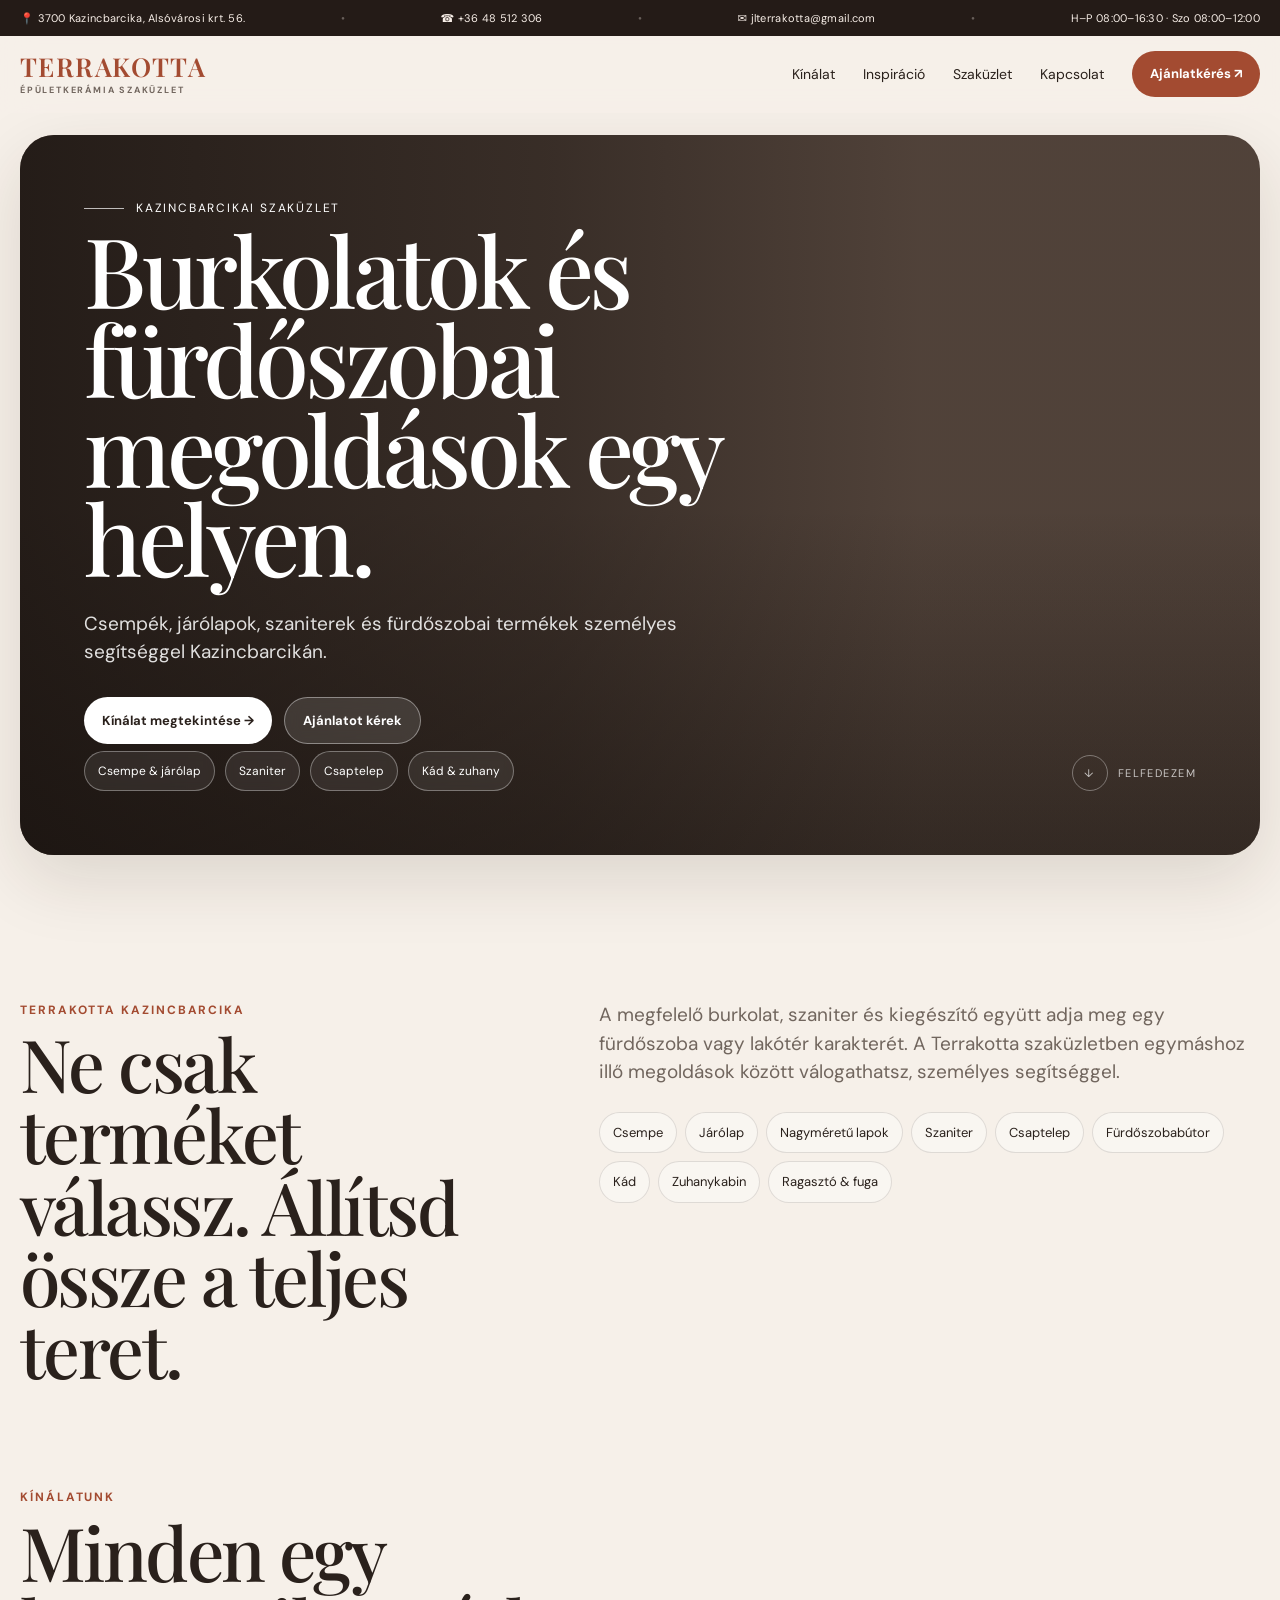
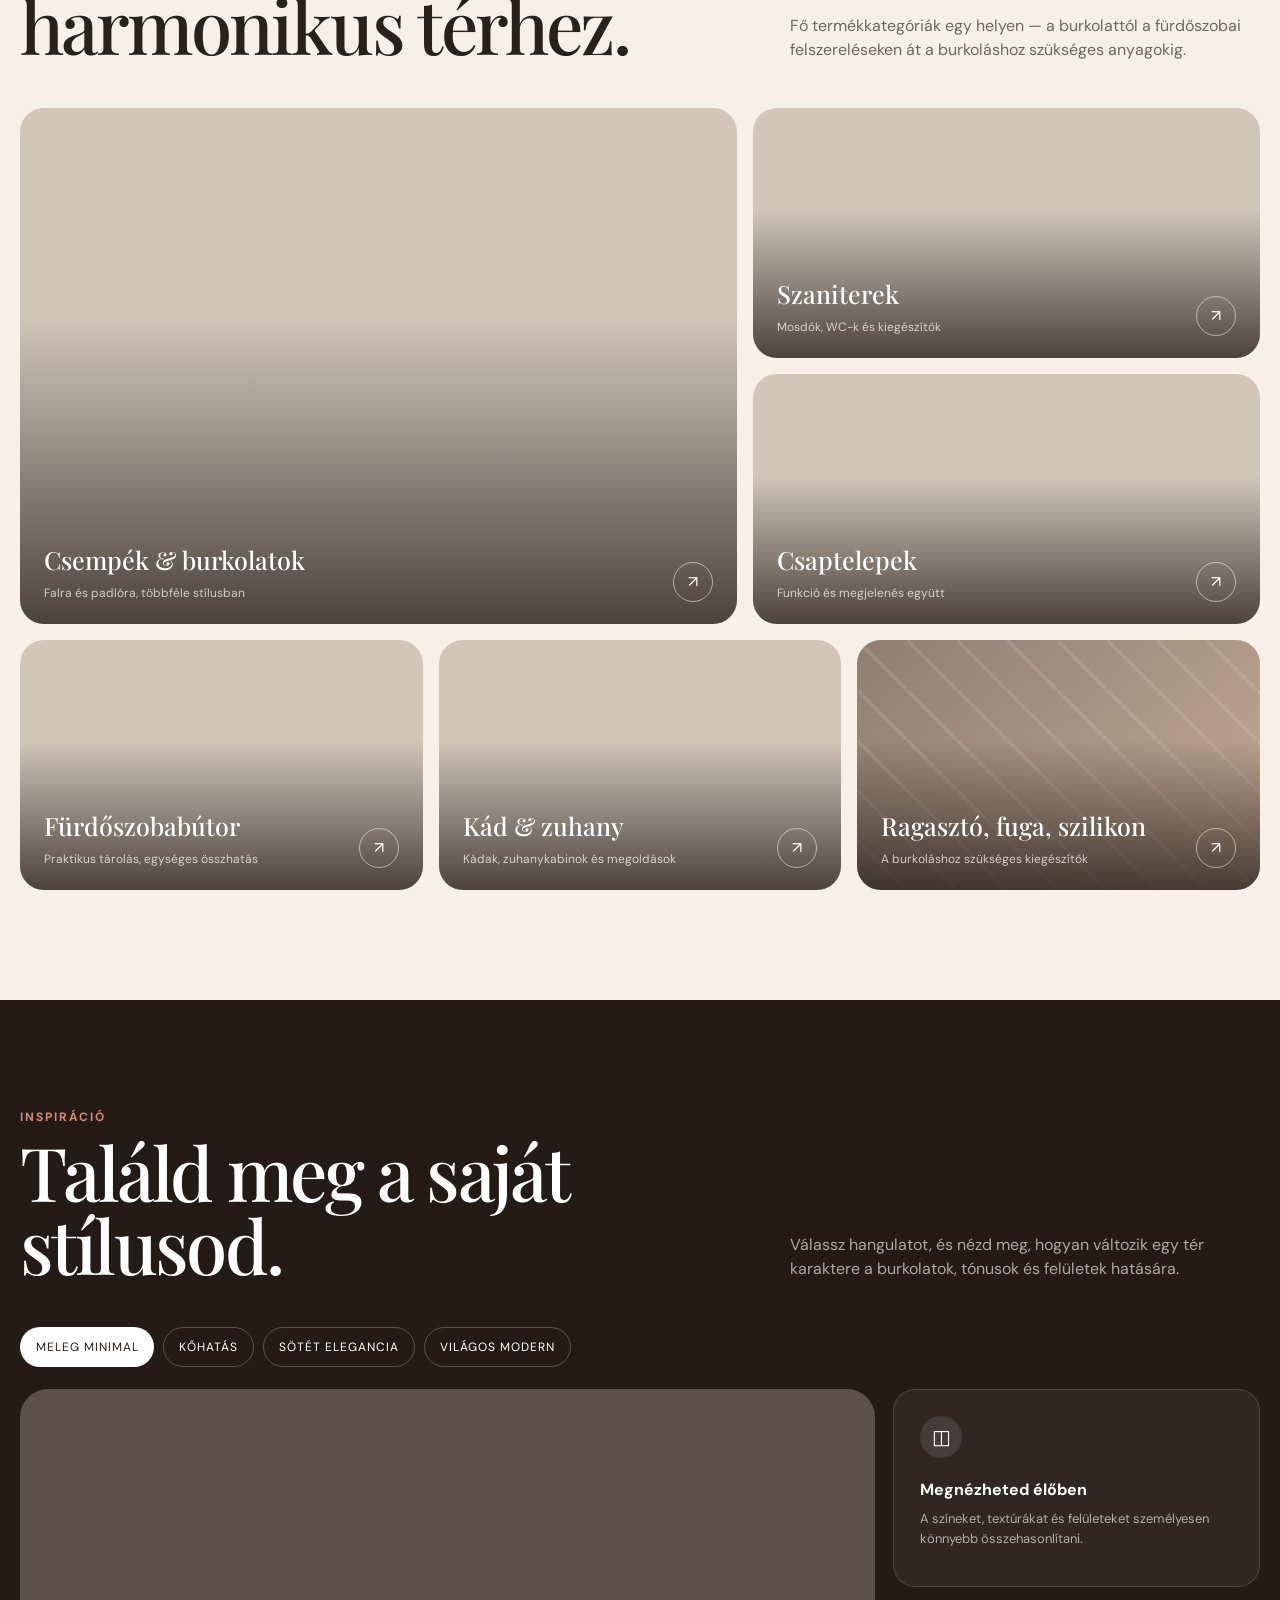
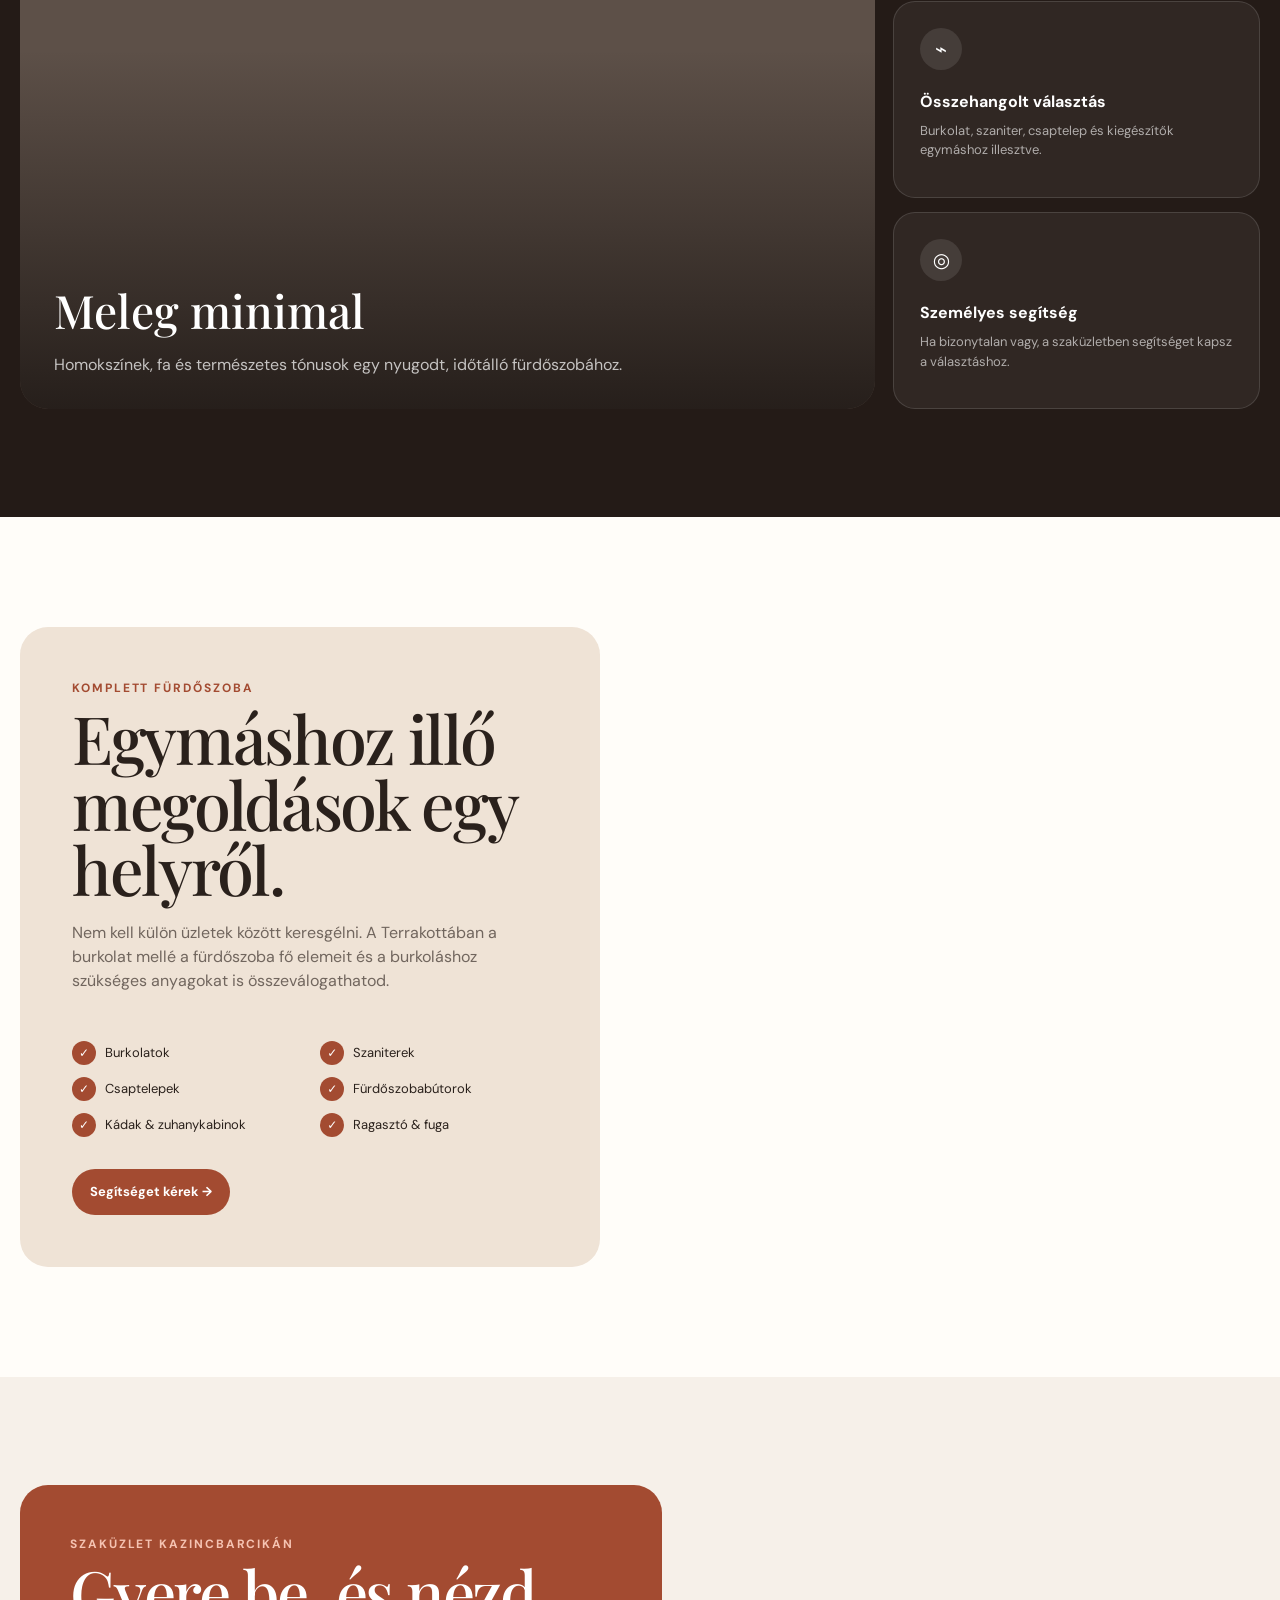
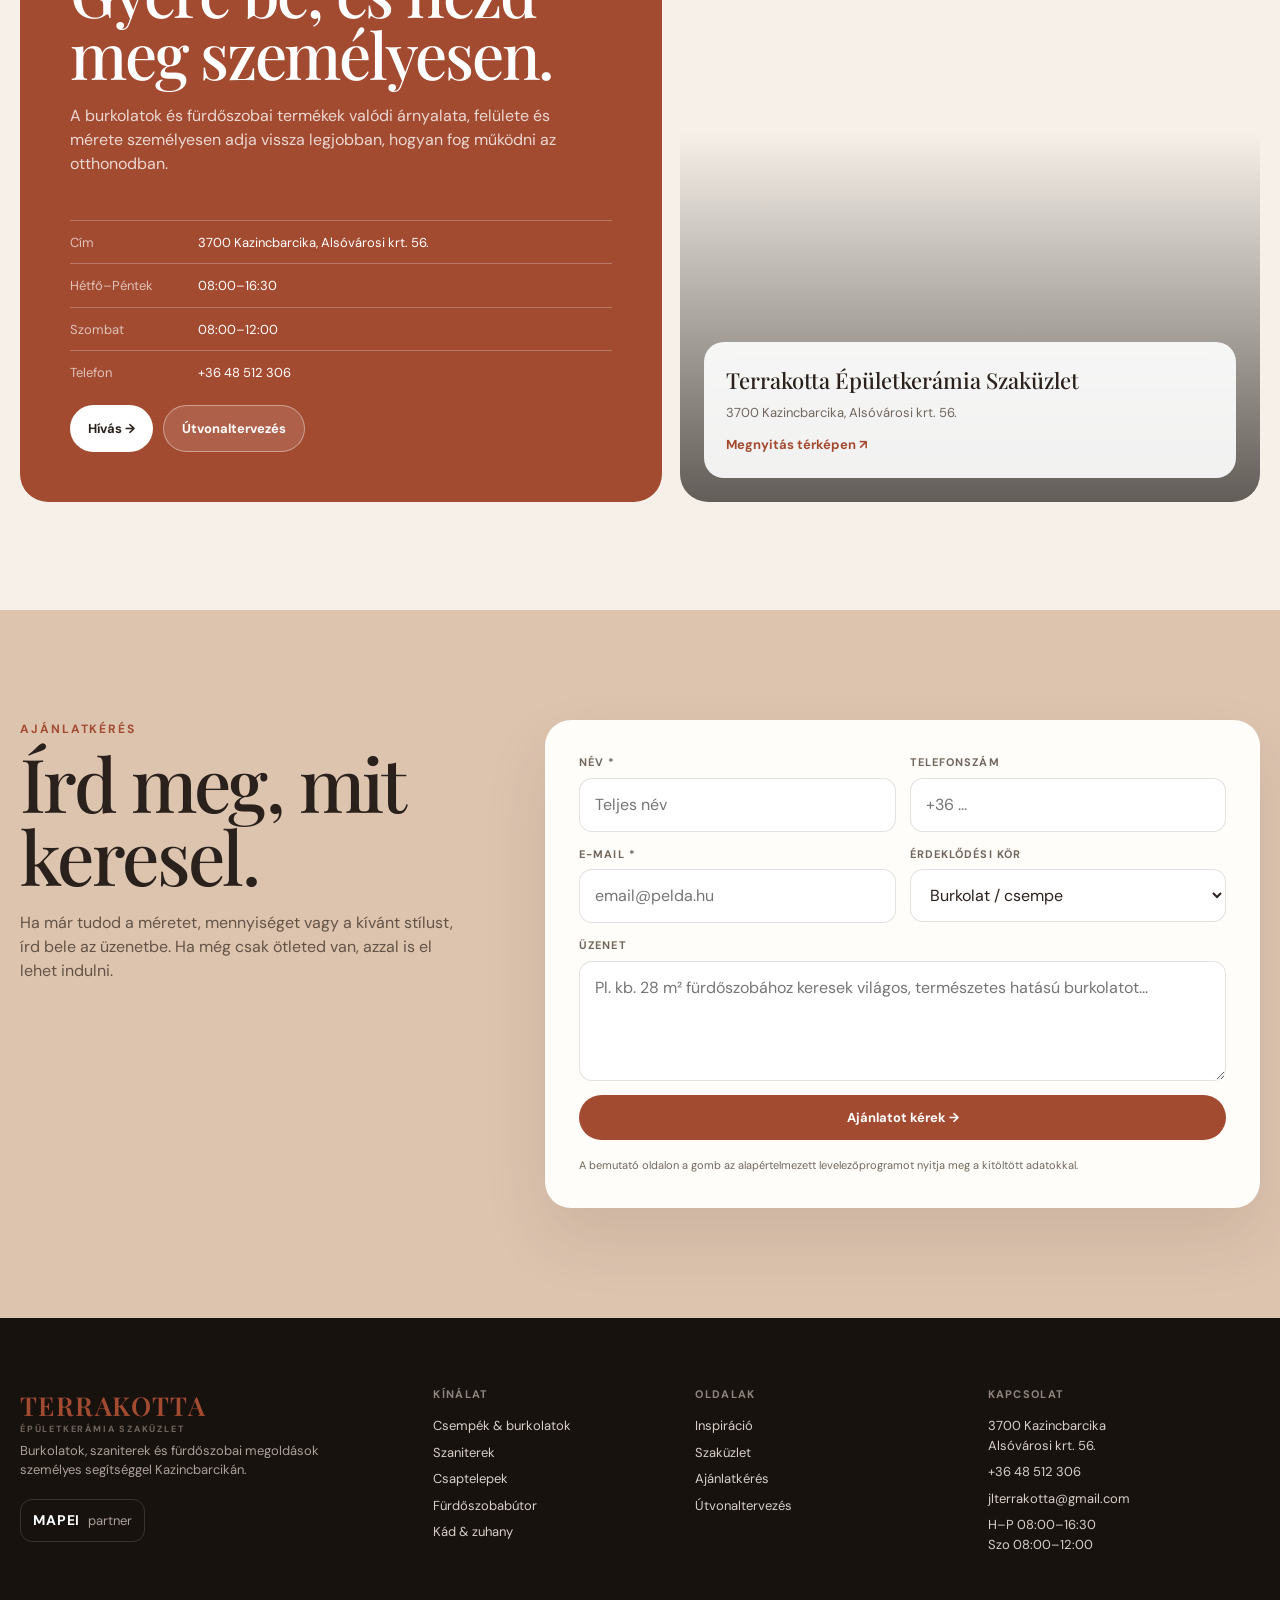
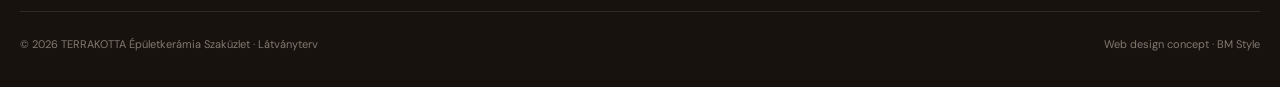
<file: terrakotta-preview/index.html>
<!doctype html>
<html lang="hu">
<head>
  <meta charset="utf-8">
  <meta name="viewport" content="width=device-width, initial-scale=1, viewport-fit=cover">
  <meta name="theme-color" content="#9f492f">
  <title>Terrakotta Épületkerámia Szaküzlet | Kazincbarcika</title>
  <meta name="description" content="Burkolatok, szaniterek és fürdőszobai megoldások személyes segítséggel Kazincbarcikán.">
  <link rel="preconnect" href="https://fonts.googleapis.com">
  <link rel="preconnect" href="https://fonts.gstatic.com" crossorigin>
  <link href="https://fonts.googleapis.com/css2?family=DM+Sans:wght@400;500;600;700&family=Playfair+Display:wght@500;600&display=swap" rel="stylesheet">
  <link rel="stylesheet" href="style.css">
</head>
<body>
  <div class="announcement"><div class="wrap"><span>📍 3700 Kazincbarcika, Alsóvárosi krt. 56.</span><span class="sep">•</span><a href="tel:+3648512306">☎ +36 48 512 306</a><span class="sep hide-mobile">•</span><a class="hide-mobile" href="mailto:jlterrakotta@gmail.com">✉ jlterrakotta@gmail.com</a><span class="sep hide-mobile">•</span><span class="hide-mobile">H–P 08:00–16:30 · Szo 08:00–12:00</span></div></div>
  <header class="header" id="header">
    <nav class="nav wrap" aria-label="Fő navigáció">
      <a href="#top" class="brand" aria-label="Terrakotta kezdőlap"><strong>TERRAKOTTA</strong><span>Épületkerámia Szaküzlet</span></a>
      <button class="menu" id="menu" aria-label="Menü megnyitása" aria-expanded="false"><span></span></button>
      <div class="navlinks" id="navlinks">
        <a href="#kinalat">Kínálat</a><a href="#inspiracio">Inspiráció</a><a href="#szakuzlet">Szaküzlet</a><a href="#kapcsolat">Kapcsolat</a><a class="cta" href="#ajanlat">Ajánlatkérés ↗</a>
      </div>
    </nav>
  </header>
  <main id="top">
    <section class="hero wrap">
      <div class="hero-card"><div class="hero-bg" aria-hidden="true"></div><div class="hero-inner">
        <div class="hero-kicker">Kazincbarcikai szaküzlet</div>
        <div class="hero-copy reveal"><h1>Burkolatok és fürdőszobai megoldások egy helyen.</h1><p>Csempék, járólapok, szaniterek és fürdőszobai termékek személyes segítséggel Kazincbarcikán.</p><div class="hero-actions"><a class="cta light" href="#kinalat">Kínálat megtekintése →</a><a class="cta secondary" href="#ajanlat">Ajánlatot kérek</a></div></div>
        <div class="hero-meta"><div class="meta-pills"><span>Csempe & járólap</span><span>Szaniter</span><span>Csaptelep</span><span>Kád & zuhany</span></div><a class="scroll-cue" href="#bemutatkozas"><i>↓</i> Felfedezem</a></div>
      </div></div>
    </section>
    <section class="intro" id="bemutatkozas"><div class="wrap intro-grid"><div class="reveal"><div class="eyebrow">Terrakotta Kazincbarcika</div><h2>Ne csak terméket válassz. Állítsd össze a teljes teret.</h2></div><div class="intro-copy reveal"><p>A megfelelő burkolat, szaniter és kiegészítő együtt adja meg egy fürdőszoba vagy lakótér karakterét. A Terrakotta szaküzletben egymáshoz illő megoldások között válogathatsz, személyes segítséggel.</p><div class="chips"><span>Csempe</span><span>Járólap</span><span>Nagyméretű lapok</span><span>Szaniter</span><span>Csaptelep</span><span>Fürdőszobabútor</span><span>Kád</span><span>Zuhanykabin</span><span>Ragasztó & fuga</span></div></div></div></section>
    <section class="categories" id="kinalat"><div class="wrap"><div class="section-head reveal"><div><div class="eyebrow">Kínálatunk</div><h2 class="section-title">Minden egy harmonikus térhez.</h2></div><p>Fő termékkategóriák egy helyen — a burkolattól a fürdőszobai felszereléseken át a burkoláshoz szükséges anyagokig.</p></div><div class="cat-grid">
      <a class="cat reveal" href="#ajanlat"><div class="photo p1"></div><div class="cat-content"><div><h3>Csempék & burkolatok</h3><p>Falra és padlóra, többféle stílusban</p></div><span class="arrow">↗</span></div></a>
      <a class="cat reveal" href="#ajanlat"><div class="photo p2"></div><div class="cat-content"><div><h3>Szaniterek</h3><p>Mosdók, WC-k és kiegészítők</p></div><span class="arrow">↗</span></div></a>
      <a class="cat reveal" href="#ajanlat"><div class="photo p3"></div><div class="cat-content"><div><h3>Csaptelepek</h3><p>Funkció és megjelenés együtt</p></div><span class="arrow">↗</span></div></a>
      <a class="cat reveal" href="#ajanlat"><div class="photo p4"></div><div class="cat-content"><div><h3>Fürdőszobabútor</h3><p>Praktikus tárolás, egységes összhatás</p></div><span class="arrow">↗</span></div></a>
      <a class="cat reveal" href="#ajanlat"><div class="photo p5"></div><div class="cat-content"><div><h3>Kád & zuhany</h3><p>Kádak, zuhanykabinok és megoldások</p></div><span class="arrow">↗</span></div></a>
      <a class="cat reveal" href="#ajanlat"><div class="photo p6"></div><div class="cat-content"><div><h3>Ragasztó, fuga, szilikon</h3><p>A burkoláshoz szükséges kiegészítők</p></div><span class="arrow">↗</span></div></a>
    </div></div></section>
    <section class="inspiration" id="inspiracio"><div class="wrap"><div class="section-head reveal"><div><div class="eyebrow">Inspiráció</div><h2 class="section-title">Találd meg a saját stílusod.</h2></div><p>Válassz hangulatot, és nézd meg, hogyan változik egy tér karaktere a burkolatok, tónusok és felületek hatására.</p></div><div class="mood-tabs reveal" role="tablist" aria-label="Inspirációs stílusok"><button class="mood-tab active" data-mood="warm" role="tab">Meleg minimal</button><button class="mood-tab" data-mood="stone" role="tab">Kőhatás</button><button class="mood-tab" data-mood="dark" role="tab">Sötét elegancia</button><button class="mood-tab" data-mood="clean" role="tab">Világos modern</button></div><div class="mood-layout"><div class="mood-stage reveal"><div class="mood-image" id="moodImage"></div><div class="mood-caption"><h3 id="moodTitle">Meleg minimal</h3><p id="moodText">Homokszínek, fa és természetes tónusok egy nyugodt, időtálló fürdőszobához.</p></div></div><div class="benefits reveal"><div class="benefit"><div class="icon">◫</div><b>Megnézheted élőben</b><p>A színeket, textúrákat és felületeket személyesen könnyebb összehasonlítani.</p></div><div class="benefit"><div class="icon">⌁</div><b>Összehangolt választás</b><p>Burkolat, szaniter, csaptelep és kiegészítők egymáshoz illesztve.</p></div><div class="benefit"><div class="icon">◎</div><b>Személyes segítség</b><p>Ha bizonytalan vagy, a szaküzletben segítséget kapsz a választáshoz.</p></div></div></div></div></section>
    <section class="complete"><div class="wrap complete-grid"><div class="complete-copy reveal"><div><div class="eyebrow">Komplett fürdőszoba</div><h2>Egymáshoz illő megoldások egy helyről.</h2><p>Nem kell külön üzletek között keresgélni. A Terrakottában a burkolat mellé a fürdőszoba fő elemeit és a burkoláshoz szükséges anyagokat is összeválogathatod.</p></div><div><div class="checklist"><div class="check">Burkolatok</div><div class="check">Szaniterek</div><div class="check">Csaptelepek</div><div class="check">Fürdőszobabútorok</div><div class="check">Kádak & zuhanykabinok</div><div class="check">Ragasztó & fuga</div></div><a class="cta" href="#ajanlat">Segítséget kérek →</a></div></div><div class="complete-photo reveal" role="img" aria-label="Modern, világos fürdőszoba"></div></div></section>
    <section class="store" id="szakuzlet"><div class="wrap store-grid"><div class="store-card reveal"><div><div class="eyebrow">Szaküzlet Kazincbarcikán</div><h2>Gyere be, és nézd meg személyesen.</h2><p>A burkolatok és fürdőszobai termékek valódi árnyalata, felülete és mérete személyesen adja vissza legjobban, hogyan fog működni az otthonodban.</p></div><div><div class="store-info"><div class="info"><span>Cím</span><span>3700 Kazincbarcika, Alsóvárosi krt. 56.</span></div><div class="info"><span>Hétfő–Péntek</span><span>08:00–16:30</span></div><div class="info"><span>Szombat</span><span>08:00–12:00</span></div><div class="info"><span>Telefon</span><span>+36 48 512 306</span></div></div><div class="store-buttons"><a class="cta light" href="tel:+3648512306">Hívás →</a><a class="cta secondary" target="_blank" rel="noopener" href="https://www.google.com/maps/search/?api=1&query=3700%20Kazincbarcika%2C%20Als%C3%B3v%C3%A1rosi%20krt.%2056.">Útvonaltervezés</a></div></div></div><div class="store-photo reveal"><div class="map-card"><b>Terrakotta Épületkerámia Szaküzlet</b><p>3700 Kazincbarcika, Alsóvárosi krt. 56.</p><a target="_blank" rel="noopener" href="https://www.google.com/maps/search/?api=1&query=3700%20Kazincbarcika%2C%20Als%C3%B3v%C3%A1rosi%20krt.%2056.">Megnyitás térképen ↗</a></div></div></div></section>
    <section class="quote" id="ajanlat"><div class="wrap quote-grid"><div class="quote-copy reveal"><div class="eyebrow">Ajánlatkérés</div><h2>Írd meg, mit keresel.</h2><p>Ha már tudod a méretet, mennyiséget vagy a kívánt stílust, írd bele az üzenetbe. Ha még csak ötleted van, azzal is el lehet indulni.</p></div><form class="form reveal" id="quoteForm"><div class="form-grid"><div class="field"><label for="name">Név *</label><input id="name" name="name" required autocomplete="name" placeholder="Teljes név"></div><div class="field"><label for="phone">Telefonszám</label><input id="phone" name="phone" autocomplete="tel" placeholder="+36 ..."></div><div class="field"><label for="email">E-mail *</label><input id="email" name="email" type="email" required autocomplete="email" placeholder="email@pelda.hu"></div><div class="field"><label for="interest">Érdeklődési kör</label><select id="interest" name="interest"><option>Burkolat / csempe</option><option>Komplett fürdőszoba</option><option>Szaniter / csaptelep</option><option>Kád / zuhanykabin</option><option>Burkolási anyagok</option><option>Egyéb</option></select></div><div class="field full"><label for="message">Üzenet</label><textarea id="message" name="message" placeholder="Pl. kb. 28 m² fürdőszobához keresek világos, természetes hatású burkolatot..."></textarea></div><div class="field full"><button class="cta" type="submit">Ajánlatot kérek →</button><p class="form-note">A bemutató oldalon a gomb az alapértelmezett levelezőprogramot nyitja meg a kitöltött adatokkal.</p><div class="form-status" id="formStatus"></div></div></div></form></div></section>
  </main>
  <footer id="kapcsolat"><div class="wrap"><div class="footer-grid"><div class="footer-brand"><a href="#top" class="brand"><strong>TERRAKOTTA</strong><span>Épületkerámia Szaküzlet</span></a><p>Burkolatok, szaniterek és fürdőszobai megoldások személyes segítséggel Kazincbarcikán.</p><p class="partner-badge"><strong>MAPEI</strong> partner</p></div><div><h4>Kínálat</h4><a href="#kinalat">Csempék & burkolatok</a><a href="#kinalat">Szaniterek</a><a href="#kinalat">Csaptelepek</a><a href="#kinalat">Fürdőszobabútor</a><a href="#kinalat">Kád & zuhany</a></div><div><h4>Oldalak</h4><a href="#inspiracio">Inspiráció</a><a href="#szakuzlet">Szaküzlet</a><a href="#ajanlat">Ajánlatkérés</a><a target="_blank" rel="noopener" href="https://www.google.com/maps/search/?api=1&query=3700%20Kazincbarcika%2C%20Als%C3%B3v%C3%A1rosi%20krt.%2056.">Útvonaltervezés</a></div><div><h4>Kapcsolat</h4><p>3700 Kazincbarcika<br>Alsóvárosi krt. 56.</p><a href="tel:+3648512306">+36 48 512 306</a><a href="mailto:jlterrakotta@gmail.com">jlterrakotta@gmail.com</a><p>H–P 08:00–16:30<br>Szo 08:00–12:00</p></div></div><div class="copyright"><span>© 2026 TERRAKOTTA Épületkerámia Szaküzlet · Látványterv</span><span>Web design concept · BM Style</span></div></div></footer>
  <div class="mobile-cta" aria-label="Gyors műveletek"><a href="tel:+3648512306">☎ Hívás</a><a href="#ajanlat">Ajánlatkérés</a></div>
  <script src="script.js"></script>
</body>
</html>
</file>
<file: terrakotta-preview/style.css>
:root{--bg:#f6f0e9;--paper:#fffdf9;--ink:#2a211c;--muted:#71665e;--terra:#a34b31;--terra-2:#7e3927;--sand:#d8c2ab;--cream:#efe3d6;--line:rgba(42,33,28,.13);--shadow:0 24px 70px rgba(50,31,19,.13);--radius:28px;--max:1240px;} *{box-sizing:border-box} html{scroll-behavior:smooth} body{margin:0;background:var(--bg);color:var(--ink);font-family:"DM Sans",system-ui,sans-serif;line-height:1.5;overflow-x:hidden} body.menu-open{overflow:hidden} a{color:inherit;text-decoration:none} button,input,select,textarea{font:inherit} img{display:block;width:100%;height:100%;object-fit:cover} .wrap{width:min(calc(100% - 40px),var(--max));margin:auto} .serif{font-family:"Playfair Display",serif} .eyebrow{font-size:12px;letter-spacing:.16em;text-transform:uppercase;font-weight:700;color:var(--terra)} .section{padding:104px 0} .section-title{font-family:"Playfair Display",serif;font-size:clamp(44px,5.8vw,78px);line-height:.98;letter-spacing:-.035em;margin:10px 0 0;font-weight:500} .section-head{display:flex;justify-content:space-between;align-items:end;gap:48px;margin-bottom:46px} .section-head p{max-width:470px;color:var(--muted);margin:0;font-size:16px} .announcement{background:#241b17;color:#f8efe8;min-height:36px;font-size:11px;letter-spacing:.025em}.announcement .wrap{min-height:36px;display:flex;align-items:center;justify-content:space-between;gap:18px}.announcement a,.announcement span{color:#f8efe8;white-space:nowrap}.announcement .sep{opacity:.32} .header{position:sticky;top:0;z-index:100;background:rgba(246,240,233,.88);backdrop-filter:blur(16px);border-bottom:1px solid transparent;transition:.25s} .header.scrolled{border-color:var(--line);box-shadow:0 8px 30px rgba(45,31,23,.06)} .nav{height:76px;display:flex;align-items:center;gap:28px;justify-content:space-between} .brand{display:flex;flex-direction:column;line-height:1} .brand strong{font-family:"Playfair Display",serif;font-size:26px;letter-spacing:.055em;color:var(--terra);font-weight:600} .brand span{font-size:9px;letter-spacing:.2em;text-transform:uppercase;color:var(--muted);margin-top:6px;font-weight:700} .navlinks{display:flex;align-items:center;gap:28px;font-size:14px} .navlinks>a:not(.cta){position:relative} .navlinks>a:not(.cta)::after{content:"";position:absolute;left:0;right:0;bottom:-6px;height:1px;background:currentColor;transform:scaleX(0);transform-origin:right;transition:transform .25s} .navlinks>a:hover::after{transform:scaleX(1);transform-origin:left} .cta{display:inline-flex;align-items:center;justify-content:center;gap:8px;border:0;border-radius:999px;background:var(--terra);color:#fff;padding:13px 18px;font-weight:700;font-size:13px;cursor:pointer;transition:.2s} .cta:hover{transform:translateY(-2px);background:var(--terra-2);box-shadow:0 10px 24px rgba(126,57,39,.22)} .cta.secondary{background:rgba(255,255,255,.12);border:1px solid rgba(255,255,255,.4);backdrop-filter:blur(8px)} .cta.light{background:#fff;color:var(--ink)} .menu{display:none;width:42px;height:42px;border:1px solid var(--line);border-radius:50%;background:transparent;align-items:center;justify-content:center;cursor:pointer} .menu span,.menu::before,.menu::after{content:"";display:block;width:18px;height:1.5px;background:var(--ink);transition:.25s} .menu span{margin:4px 0} .hero{padding:22px 0 76px} .hero-card{min-height:720px;border-radius:34px;overflow:hidden;position:relative;box-shadow:var(--shadow);background:#55463d} .hero-bg{position:absolute;inset:0;background:linear-gradient(90deg,rgba(22,16,13,.78) 0%,rgba(22,16,13,.45) 43%,rgba(22,16,13,.08) 72%),linear-gradient(0deg,rgba(18,13,10,.48),transparent 48%),url('https://images.unsplash.com/photo-1552321554-5fefe8c9ef14?auto=format&fit=crop&w=2200&q=88') center/cover no-repeat;transform:scale(1.02);transition:transform 1.2s cubic-bezier(.2,.8,.2,1)} .hero-card:hover .hero-bg{transform:scale(1.045)} .hero-inner{position:relative;z-index:1;color:#fff;min-height:720px;padding:64px;display:flex;flex-direction:column;justify-content:space-between} .hero-kicker{display:flex;align-items:center;gap:12px;text-transform:uppercase;letter-spacing:.15em;font-size:12px} .hero-kicker::before{content:"";width:40px;height:1px;background:currentColor;opacity:.7} .hero-copy{max-width:820px} h1{font-family:"Playfair Display",serif;font-weight:500;letter-spacing:-.045em;line-height:.92;font-size:clamp(58px,7.6vw,110px);margin:0 0 28px} .hero-copy p{font-size:19px;max-width:650px;color:rgba(255,255,255,.86);margin:0 0 30px} .hero-actions{display:flex;gap:12px;flex-wrap:wrap} .hero-meta{display:flex;align-items:end;justify-content:space-between;gap:30px} .meta-pills{display:flex;flex-wrap:wrap;gap:10px} .meta-pills span{font-size:12px;border:1px solid rgba(255,255,255,.34);border-radius:999px;padding:10px 13px;background:rgba(255,255,255,.08);backdrop-filter:blur(5px)} .scroll-cue{font-size:11px;letter-spacing:.13em;text-transform:uppercase;color:rgba(255,255,255,.72);display:flex;align-items:center;gap:10px} .scroll-cue i{width:36px;height:36px;border:1px solid rgba(255,255,255,.35);border-radius:50%;display:grid;place-items:center;font-style:normal} .intro{padding:70px 0 20px} .intro-grid{display:grid;grid-template-columns:.85fr 1.15fr;gap:90px;align-items:start} .intro-grid h2{font-family:"Playfair Display",serif;font-size:clamp(46px,5.7vw,80px);line-height:.98;letter-spacing:-.035em;margin:8px 0 0;font-weight:500} .intro-copy p{font-size:19px;color:var(--muted);margin:0 0 25px} .chips{display:flex;gap:8px;flex-wrap:wrap} .chips span{padding:10px 13px;border:1px solid var(--line);border-radius:999px;background:rgba(255,255,255,.38);font-size:13px} .categories{padding:84px 0 110px} .cat-grid{display:grid;grid-template-columns:repeat(12,1fr);grid-auto-rows:250px;gap:16px} .cat{position:relative;overflow:hidden;border-radius:24px;background:#d6cabd;isolation:isolate} .cat:nth-child(1){grid-column:span 7;grid-row:span 2} .cat:nth-child(2),.cat:nth-child(3){grid-column:span 5} .cat:nth-child(n+4){grid-column:span 4} .cat::after{content:"";position:absolute;inset:0;background:linear-gradient(0deg,rgba(22,15,12,.72),rgba(22,15,12,.02) 60%);z-index:1} .cat .photo{position:absolute;inset:0;background-size:cover;background-position:center;transition:transform .65s} .cat:hover .photo{transform:scale(1.055)} .cat-content{position:absolute;z-index:2;left:24px;right:24px;bottom:22px;color:#fff;display:flex;justify-content:space-between;align-items:end;gap:18px} .cat-content h3{font-family:"Playfair Display",serif;font-size:25px;font-weight:500;margin:0} .cat-content p{font-size:12px;color:rgba(255,255,255,.72);margin:5px 0 0} .arrow{width:40px;height:40px;border-radius:50%;display:grid;place-items:center;border:1px solid rgba(255,255,255,.52);flex:0 0 auto} .p1{background-image:url('https://images.unsplash.com/photo-1600607687920-4e2a09cf159d?auto=format&fit=crop&w=1500&q=85')} .p2{background-image:url('https://images.unsplash.com/photo-1584622650111-993a426fbf0a?auto=format&fit=crop&w=1200&q=85')} .p3{background-image:url('https://images.unsplash.com/photo-1600566753190-17f0baa2a6c3?auto=format&fit=crop&w=1200&q=85')} .p4{background-image:url('https://images.unsplash.com/photo-1600210492486-724fe5c67fb0?auto=format&fit=crop&w=1200&q=85')} .p5{background-image:url('https://images.unsplash.com/photo-1600585154340-be6161a56a0c?auto=format&fit=crop&w=1200&q=85')} .p6{background-image:linear-gradient(135deg,#918174,#c7ad97)} .p6::before{content:"";position:absolute;inset:0;background-image:linear-gradient(45deg,transparent 47%,rgba(255,255,255,.2) 48%,rgba(255,255,255,.2) 52%,transparent 53%);background-size:50px 50px;opacity:.55} .inspiration{background:#241b17;color:#fff;padding:108px 0} .inspiration .section-head p{color:rgba(255,255,255,.62)} .inspiration .eyebrow{color:#d98b71} .mood-tabs{display:flex;gap:9px;flex-wrap:wrap;margin-bottom:22px} .mood-tab{border:1px solid rgba(255,255,255,.24);color:#fff;background:transparent;border-radius:999px;padding:10px 15px;font-size:12px;text-transform:uppercase;letter-spacing:.08em;cursor:pointer;transition:.2s} .mood-tab.active,.mood-tab:hover{background:#fff;color:var(--ink)} .mood-layout{display:grid;grid-template-columns:1.4fr .6fr;gap:18px} .mood-stage{height:620px;border-radius:28px;overflow:hidden;position:relative;background:#5d5048} .mood-image{position:absolute;inset:0;background-size:cover;background-position:center;transition:opacity .25s,transform .85s;transform:scale(1.02)} .mood-stage:hover .mood-image{transform:scale(1.045)} .mood-stage::after{content:"";position:absolute;inset:0;background:linear-gradient(0deg,rgba(15,10,8,.7),transparent 58%)} .mood-caption{position:absolute;z-index:2;left:34px;right:34px;bottom:32px} .mood-caption h3{font-family:"Playfair Display",serif;font-size:46px;font-weight:500;margin:0 0 8px} .mood-caption p{max-width:580px;color:rgba(255,255,255,.72);margin:0} .benefits{display:grid;gap:14px} .benefit{padding:26px;border:1px solid rgba(255,255,255,.13);border-radius:22px;background:rgba(255,255,255,.055)} .benefit b{display:block;font-size:16px;margin-bottom:7px} .benefit p{font-size:13px;color:rgba(255,255,255,.62);margin:0} .benefit .icon{width:42px;height:42px;border-radius:50%;display:grid;place-items:center;background:rgba(255,255,255,.1);margin-bottom:20px;font-size:20px} .complete{background:var(--paper);padding:110px 0} .complete-grid{display:grid;grid-template-columns:.95fr 1.05fr;gap:18px;align-items:stretch} .complete-copy{background:var(--cream);border-radius:28px;padding:52px;display:flex;flex-direction:column;justify-content:space-between;min-height:610px} .complete-copy h2{font-family:"Playfair Display",serif;font-size:clamp(48px,5.2vw,72px);line-height:.98;font-weight:500;letter-spacing:-.035em;margin:8px 0 20px} .complete-copy p{color:var(--muted);max-width:520px} .checklist{display:grid;grid-template-columns:1fr 1fr;gap:12px 20px;margin:32px 0} .check{display:flex;gap:9px;align-items:center;font-size:13px} .check::before{content:"✓";width:24px;height:24px;border-radius:50%;display:grid;place-items:center;background:var(--terra);color:#fff;font-size:12px;flex:0 0 auto} .complete-photo{border-radius:28px;overflow:hidden;min-height:610px;background:url('https://images.unsplash.com/photo-1600607688969-a5bfcd646154?auto=format&fit=crop&w=1600&q=86') center/cover} .store{padding:108px 0} .store-grid{display:grid;grid-template-columns:1.05fr .95fr;gap:18px} .store-card{background:var(--terra);color:#fff;border-radius:28px;padding:50px;min-height:590px;display:flex;flex-direction:column;justify-content:space-between} .store-card .eyebrow{color:#f5c3b2} .store-card h2{font-family:"Playfair Display",serif;font-size:clamp(46px,5vw,70px);line-height:.98;font-weight:500;letter-spacing:-.035em;margin:8px 0 18px} .store-card>div>p{color:rgba(255,255,255,.78);max-width:520px} .store-info{display:grid;gap:11px;margin-top:28px} .info{display:grid;grid-template-columns:110px 1fr;gap:18px;border-top:1px solid rgba(255,255,255,.25);padding-top:12px;font-size:13px} .info span:first-child{color:rgba(255,255,255,.66)} .store-buttons{display:flex;gap:10px;flex-wrap:wrap;margin-top:22px} .store-photo{border-radius:28px;overflow:hidden;min-height:590px;position:relative;background:url('https://images.unsplash.com/photo-1600566753086-00f18fb6b3ea?auto=format&fit=crop&w=1600&q=85') center/cover} .store-photo::after{content:"";position:absolute;inset:0;background:linear-gradient(0deg,rgba(20,14,11,.65),transparent 60%)} .map-card{position:absolute;z-index:2;left:24px;right:24px;bottom:24px;background:rgba(255,255,255,.91);backdrop-filter:blur(12px);border-radius:20px;padding:22px;color:var(--ink)} .map-card b{font-family:"Playfair Display",serif;font-size:22px;font-weight:500;display:block;margin-bottom:6px} .map-card p{margin:0;color:var(--muted);font-size:13px} .map-card a{display:inline-flex;margin-top:13px;color:var(--terra);font-size:13px;font-weight:700} .quote{background:#ddc4af;padding:110px 0} .quote-grid{display:grid;grid-template-columns:.78fr 1.22fr;gap:68px;align-items:start} .quote-copy h2{font-family:"Playfair Display",serif;font-size:clamp(48px,5.8vw,78px);line-height:.98;font-weight:500;letter-spacing:-.035em;margin:9px 0 18px} .quote-copy p{color:#645346;max-width:440px} .form{background:var(--paper);border-radius:26px;padding:34px;box-shadow:0 30px 65px rgba(62,42,30,.1)} .form-grid{display:grid;grid-template-columns:1fr 1fr;gap:14px} .field{display:flex;flex-direction:column;gap:7px} .field.full{grid-column:1/-1} .field label{font-size:11px;text-transform:uppercase;letter-spacing:.1em;font-weight:700;color:var(--muted)} .field input,.field textarea,.field select{width:100%;border:1px solid var(--line);border-radius:13px;background:#fff;padding:14px 15px;outline:none;color:var(--ink);transition:.2s} .field textarea{min-height:120px;resize:vertical} .field input:focus,.field textarea:focus,.field select:focus{border-color:var(--terra);box-shadow:0 0 0 3px rgba(163,75,49,.1)} .form-note{font-size:11px;color:var(--muted);margin:10px 0 0} .form-status{display:none;margin-top:12px;padding:12px 14px;border-radius:12px;background:#f0e4da;font-size:13px;color:#5d493d} footer{background:#18120f;color:#eee5de;padding:68px 0 34px} .footer-grid{display:grid;grid-template-columns:1.2fr .7fr .8fr .9fr;gap:50px;padding-bottom:50px} .footer-brand p{font-size:13px;color:#aaa098;max-width:340px} footer h4{font-size:11px;text-transform:uppercase;letter-spacing:.12em;color:#8f857e;margin:0 0 14px} footer a,footer p{font-size:13px;color:#d7cfc8;margin:7px 0;display:block} footer a:hover{color:#fff} .partner-badge{display:inline-flex!important;align-items:center;gap:8px;border:1px solid rgba(255,255,255,.14);padding:10px 12px;border-radius:12px;margin-top:12px!important} .partner-badge strong{font-size:14px;letter-spacing:.06em;color:#fff} .copyright{border-top:1px solid rgba(255,255,255,.1);padding-top:24px;display:flex;justify-content:space-between;gap:20px;font-size:11px;color:#817870} .mobile-cta{display:none} .reveal{opacity:0;transform:translateY(22px);transition:opacity .65s,transform .65s} .reveal.visible{opacity:1;transform:none} @media(max-width:980px){.navlinks{display:none;position:absolute;top:76px;left:20px;right:20px;background:var(--paper);padding:18px;border-radius:18px;box-shadow:var(--shadow);flex-direction:column;align-items:stretch;gap:4px} .navlinks.open{display:flex} .navlinks a{padding:11px 8px} .navlinks .cta{margin-top:5px} .menu{display:flex;flex-direction:column} .hero-card,.hero-inner{min-height:660px} .hero-inner{padding:42px} .intro-grid,.complete-grid,.store-grid,.quote-grid{grid-template-columns:1fr;gap:42px} .cat-grid{grid-template-columns:1fr 1fr;grid-auto-rows:280px} .cat,.cat:nth-child(n){grid-column:auto;grid-row:auto} .cat:nth-child(1){grid-column:1/-1;height:450px} .mood-layout{grid-template-columns:1fr} .benefits{grid-template-columns:repeat(3,1fr)} .mood-stage{height:560px} .footer-grid{grid-template-columns:1fr 1fr}} @media(max-width:680px){.wrap{width:min(calc(100% - 24px),var(--max))} .announcement{font-size:10px;line-height:1.35;min-height:38px}.announcement .wrap{min-height:38px;justify-content:center;gap:12px}.announcement .hide-mobile{display:none}.announcement .sep{display:none} .nav{height:68px} .brand strong{font-size:22px} .brand span{font-size:8px} .navlinks{top:68px;left:12px;right:12px} .section{padding:76px 0} .section-head{align-items:start;flex-direction:column;gap:20px;margin-bottom:30px} .hero{padding:12px 0 58px} .hero-card,.hero-inner{min-height:690px} .hero-card{border-radius:24px} .hero-inner{padding:28px 22px} .hero-bg{background-position:62% center} h1{font-size:55px} .hero-copy p{font-size:16px} .hero-meta{align-items:start;flex-direction:column} .meta-pills{gap:7px} .meta-pills span{font-size:11px;padding:8px 10px} .scroll-cue{display:none} .intro{padding-top:55px} .intro-grid{grid-template-columns:1fr;gap:28px} .intro-copy p{font-size:17px} .categories{padding-top:64px;padding-bottom:80px} .cat-grid{grid-template-columns:1fr;grid-auto-rows:300px} .cat:nth-child(1){grid-column:auto;height:auto} .cat-content h3{font-size:23px} .inspiration{padding:80px 0} .mood-stage{height:500px} .mood-caption{left:22px;right:22px;bottom:22px} .mood-caption h3{font-size:36px} .benefits{grid-template-columns:1fr} .benefit{padding:22px} .complete,.store,.quote{padding:80px 0} .complete-copy,.store-card{padding:30px;min-height:auto} .complete-photo,.store-photo{min-height:450px} .checklist{grid-template-columns:1fr} .info{grid-template-columns:1fr;gap:3px} .quote-grid{gap:30px} .form{padding:22px} .form-grid{grid-template-columns:1fr} .field.full{grid-column:auto} .footer-grid{grid-template-columns:1fr;gap:30px} .copyright{flex-direction:column;padding-bottom:76px} .mobile-cta{display:grid;grid-template-columns:1fr 1fr;position:fixed;z-index:120;left:10px;right:10px;bottom:max(10px,env(safe-area-inset-bottom));background:rgba(255,253,249,.94);border:1px solid var(--line);box-shadow:0 10px 30px rgba(35,24,18,.18);border-radius:16px;padding:7px;backdrop-filter:blur(14px)} .mobile-cta a{display:flex;align-items:center;justify-content:center;padding:12px 8px;border-radius:11px;font-size:13px;font-weight:700} .mobile-cta a:last-child{background:var(--terra);color:#fff}} @media(prefers-reduced-motion:reduce){html{scroll-behavior:auto}.reveal{opacity:1;transform:none;transition:none}.hero-bg,.cat .photo,.mood-image{transition:none}}
</file>
